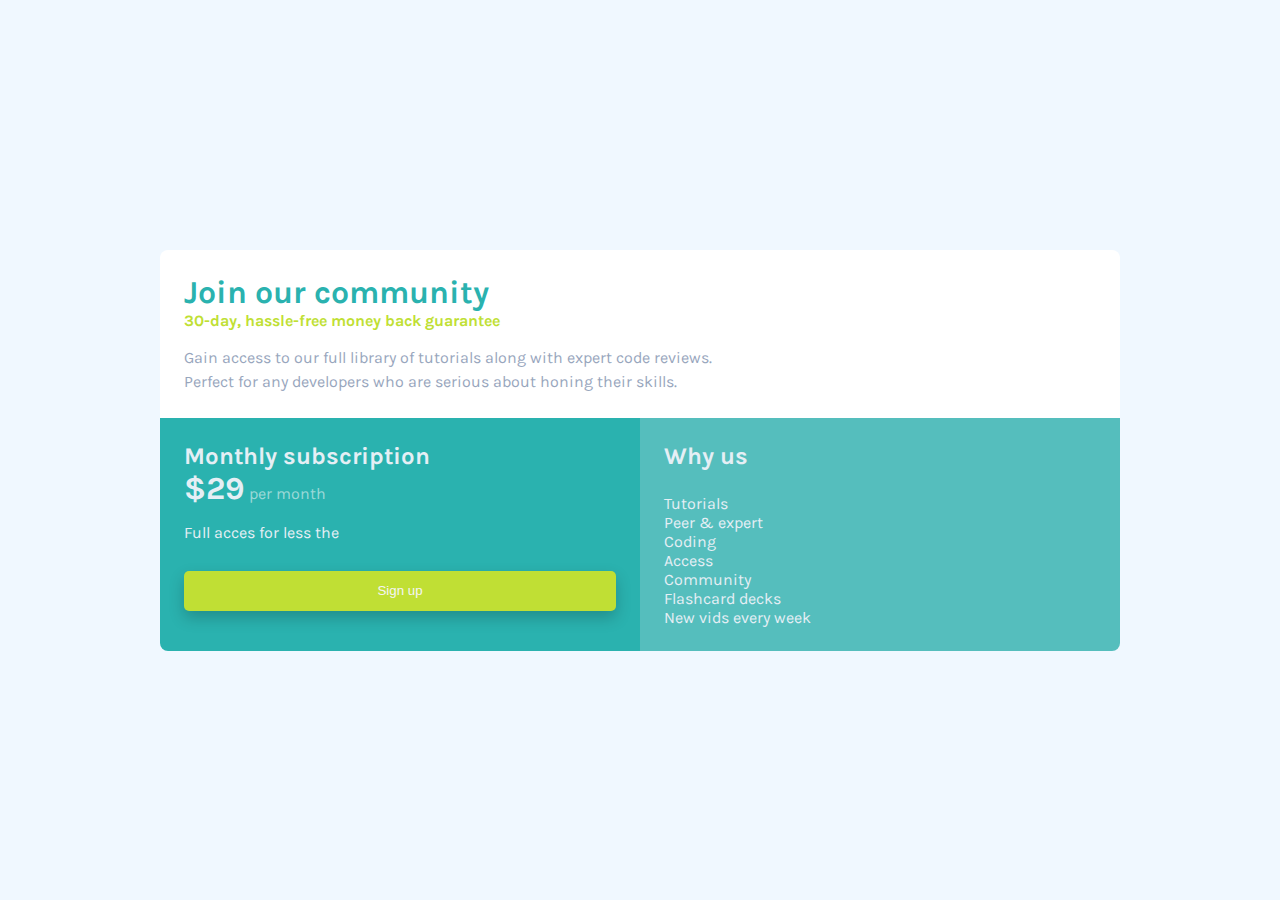
<file: Abonnement/index.html>
<!DOCTYPE html>
<html lang="en">

<head>
    <meta charset="UTF-8">
    <meta http-equiv="X-UA-Compatible" content="IE=edge">
    <meta name="viewport" content="width=device-width, initial-scale=1.0">
    <title>Exercice</title>
    <link rel="stylesheet" href="./assets/css/style.css">
</head>

<body>
<main>
    <section class="haut">
        <h1>Join our community</h1>
        <h2>30-day, hassle-free money back guarantee</h2>
        <p>Gain access to our full library of tutorials along with expert code reviews.<br>Perfect for any developers who are serious about honing their skills.</p>
    </section>
<div class="Redimenssion">
    <section class="milieu">
        <h2>Monthly subscription</h2>
        <p><span class="price">$29</span> <span class="month">per month</span></p>
        <p>Full acces for less the</p>
        <button>Sign up</button>
    </section>

    <section class="bas">
        <h2>Why us</h2>
        <ul>
            <li>Tutorials</li>
            <li>Peer & expert</li>
            <li>Coding</li>
            <li>Access</li>
            <li>Community</li>
            <li>Flashcard decks</li>
            <li>New vids every week</li>
        </ul>
</div>
    </section>
</main>
</body>

</html>
</file>
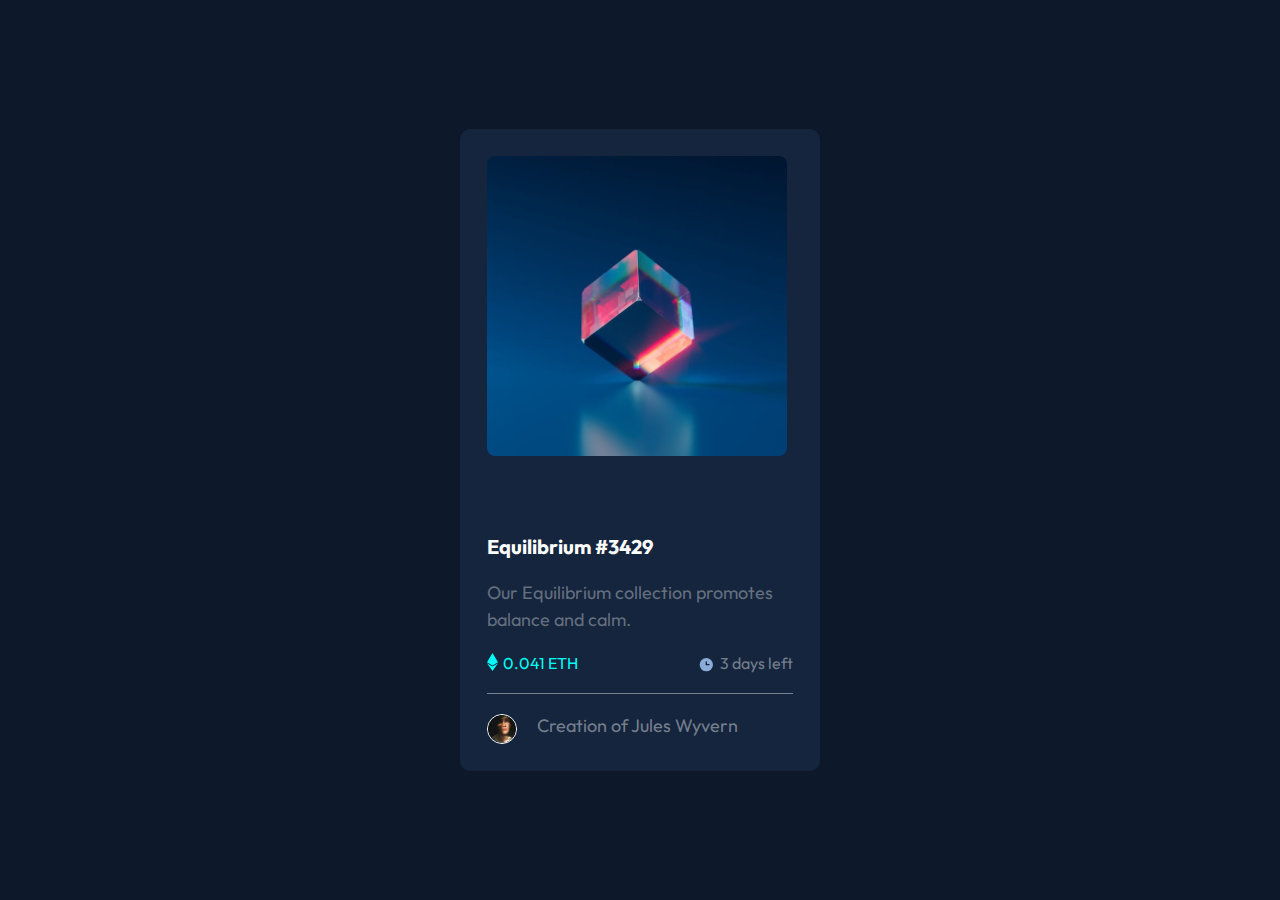
<file: NFT/main.html>
<!DOCTYPE html>
<html lang="en">
  <head>
    <meta charset="UTF-8" />
    <meta http-equiv="X-UA-Compatible" content="IE=edge" />
    <meta name="viewport" content="width=device-width, initial-scale=1.0" />
    <title>NFT</title>
    <link rel="stylesheet" href="./css/style.css" />
  </head>
  <body>
    <main>
      <img src="./img/image-equilibrium.jpg" class="cube" />
      <div class="eye"><img src="./img/icon-view.svg"></div>
      <h1>Equilibrium #3429</h1>
      <p class="text">Our Equilibrium collection promotes balance and calm.</p>
      <section class="info">
        <div class="ETH">
          <img src="./img/icon-ethereum.svg" class="crypto" />
          <p class="price">0.041 ETH</p>
        </div>
        <div class="timing">
          <img src="./img/icon-clock.svg" class="clock" />
          <p class="time">3 days left</p>
        </div>
      </section>
      <section class="creator">
        <img src="./img/image-avatar.png" class="photo" />
        <p class="autor">Creation of <span>Jules Wyvern</span></p>
      </section>
    </main>
  </body>
</html>
</file>
<file: Abonnement/assets/css/style.css>
@import url('https://fonts.googleapis.com/css2?family=Karla:wght@400;700&display=swap');
*{
 margin: 0;
 padding: 0;
 box-sizing: border-box;
}
body{
    background-color: aliceblue;
    font-family: 'Karla', sans-serif;
    font-size: 16px;
    display: flex;
    height: 100vh;
    align-items: center;
    
}
main{
    width: 75%;
    margin: auto;
    overflow: hidden;
    border-radius: 0.5em;
    
}
.haut{
    background-color: rgb(255, 255, 255);
    padding: 1.5em;
}
h1{
    color: hsl(179, 62%, 43%);
}

.haut h2{
    color: hsl(71, 73%, 54%);
    font-size: medium;
}

.haut p{
    margin-top: 1em;
    color: hsl(218, 22%, 67%);
    line-height: 1.5em;
}
.milieu{
    background-color: hsl(179, 62%, 43%);
    color: hsl(204, 43%, 93%) ;
    padding: 1.5em;
}
.milieu p{
    margin-bottom: 1em;
}
.month  {
    color: hsla(0, 0%, 98%, 0.555);
}
.price{
    font-size: 2em;
    font-weight: bolder;
}
button{
    width: 100%;
    height: 3em;
    margin-top: 1em;
    background-color: hsl(71, 73%, 54%);
    color: whitesmoke;
    border-radius: 5px;
    border: none;
    box-shadow: 0em 0.5em 15px rgba(0, 0, 0, 0.205);
}
.bas{
    background-color: hsl(179,45%,54%);
    color: hsl(204, 43%, 93%);
    padding: 1.5em;
}
.bas h2{
    padding-bottom: 1em;
}
ul{
    list-style: none;
}
@media screen and (min-width: 768px){
    .Redimenssion{
        display: flex;
        flex-wrap: wrap;
    }
    .milieu, .bas{
        width: 50%;
    }
}
</file>
<file: NFT/css/style.css>
@import url("https://fonts.googleapis.com/css2?family=Outfit:wght@300;400;600&display=swap");
* {
  margin: 0;
  padding: 0;
  box-sizing: border-box;
}
body {
  background-color: hsl(217, 54%, 11%);
  font-family: "Outfit", sans-serif;
  display: flex;
  height: 100vh;
  font-size: 18px;
  justify-content: center;
  align-items: center;
}
main {
  background-color: hsl(216, 50%, 16%);
  width: 20em;
  padding: 1.5em;
  overflow: hidden;
  border-radius: 10px;
}
main text {
  display: flex;
  align-items: center;
}
h1 {
  color: white;
  font-size: 20px;
  margin-top: 20px;
  margin-bottom: 20px;
}
h1:hover {
  color: cyan;
}
.text {
  color: rgba(255, 255, 255, 0.349);
  line-height: 1.5em;
}
.cube {
  width: 300px;
  height: 300px;
  border-radius: 8px;

}
.eye {
  visibility: hidden;

}
.cube:hover {
  color: cyan;
}
.info {
  color: aliceblue;
  display: flex;
  flex-direction: row;
  justify-content: space-between;
  margin-bottom: 20px;
  margin-top: 20px;
}
.ETH {
  display: flex;
  align-items: flex-start;
}
.crypto {
  margin-right: 5px;
}
.price {
  font-size: 16px;
  color: hsl(178, 100%, 50%);
}
.timing {
  display: flex;
  align-items: flex-end;
}
.clock {
  margin-right: 5px;
  display: flex;
  color: rgba(255, 255, 255, 0.425);
}
.time {
  font-size: 16px;
  color: rgba(255, 255, 255, 0.425);
}
.creator {
  color: rgba(255, 255, 255, 0.425);
  display: flex;
  justify-content: flex-start;
  border-top: 0.5px solid rgba(255, 255, 255, 0.425);
  padding-top: 20px;
}
.photo {
  width: 30px;
  height: 30px;
  border: 1.5px solid white;
  border-radius: 100%;
  margin-right: 20px;
}
.span {
  color: hsl(0, 0%, 100%);
}
</file>
